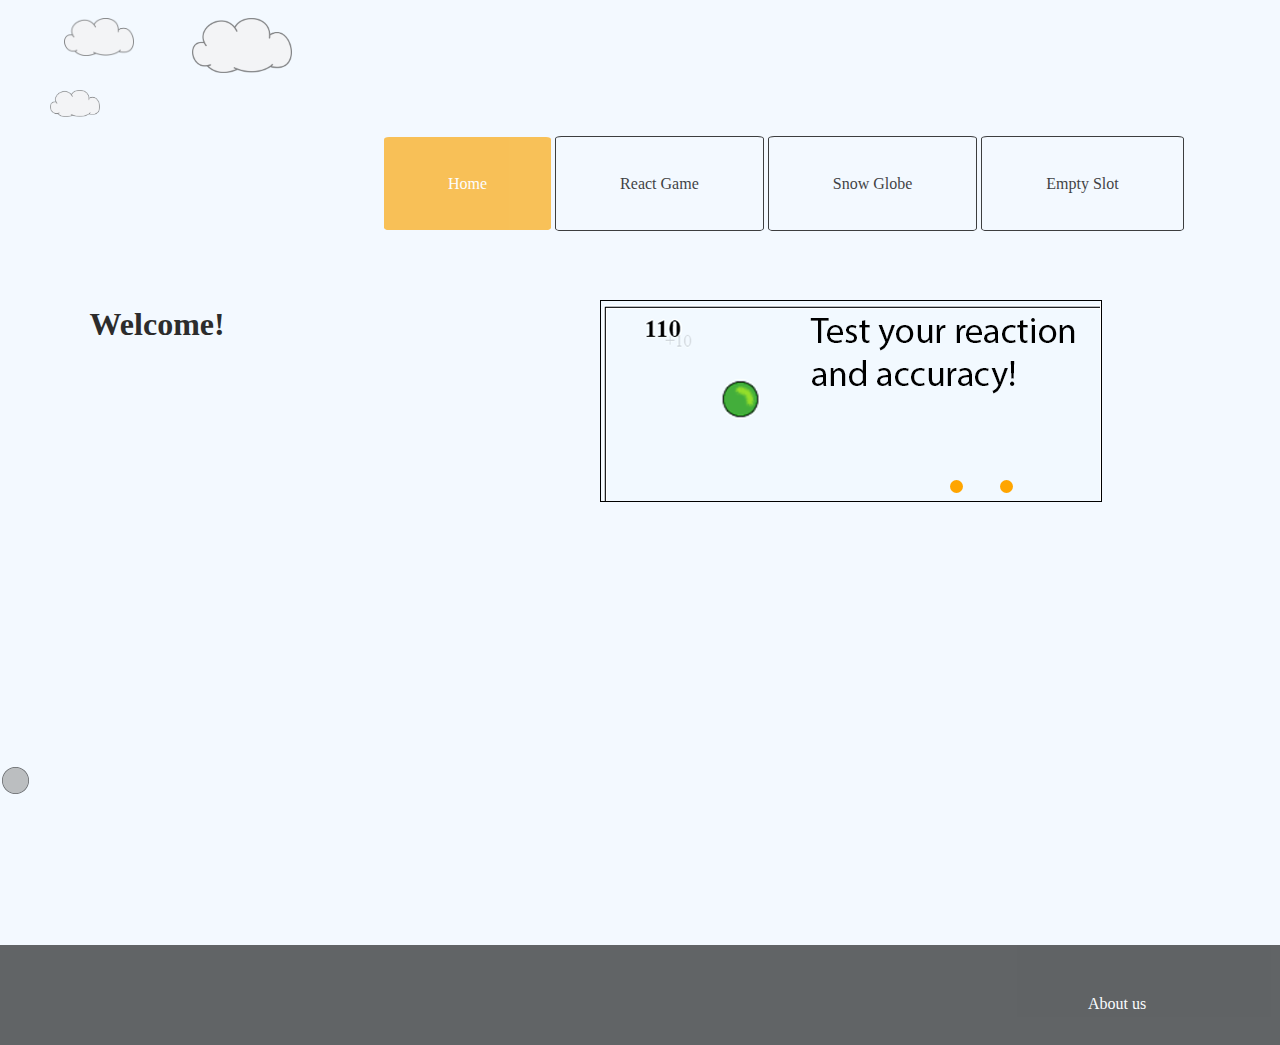
<file: index.html>
<!DOCTYPE html>
<html>
  <head>
    
    <link rel="stylesheet" href="style.css">
    <meta charset="UTF-8">
    <title>Home</title>
    <nav>
        <ul class="navig">
            <a href="index.html"><li class="MOption" id="homeScreen">Home</li></a>
            <a href="test1.html"><li class="MOption" id="test1">React Game</li></a>
            <a href="test2.html"><li class="MOption" id="test2">Snow Globe</li></a>
            <a href="test3.html"><li class="MOption" id="test3">Empty Slot</li></a>
        </ul>
    </nav>
  </head>
  <body>
      <div class="clouds">
        <div class="makon1" id="makonis1"><img src="img/ClipartKey_73675.png" alt="cloud"></div>
        <div class="makon2" id="makonis2"><img src="img/ClipartKey_73675.png" alt="cloud"></div>
        <div class="makon3" id="makonis3"><img src="img/ClipartKey_73675.png" alt="cloud"></div>
        <div class="makon4" id="makonis4"><img src="img/ClipartKey_73675.png" alt="cloud"></div>
      </div>


      <div class="slideScreen" id="slideScreen"></div>

      <div class="sc1 scs" id="sc1"></div>
      <div class="sc2 scs" id="sc2"></div>

      




      <div class="toolBar" id="toolBar">

        <div class="toolMenu" id="toolMenu">
          <ul class="toolOptions">
            <li class="toolOption">test1</li>
            <li class="toolOption">test2</li>
            <li class="toolOption">test3</li>
            <li class="toolOption">test4</li>
          </ul>
        </div>

      </div>
      




      <div class="wrapper"></div>
      
      <div class="content">
          <h1>Welcome!</h1>
      </div>
  
  </body>
  <script src="script.js"></script>
  <script src="slideScreen.js"></script>
  <footer>
    
      <a href="test4.html" class="about">About us</a>
    

  </footer>
</html>
</file>
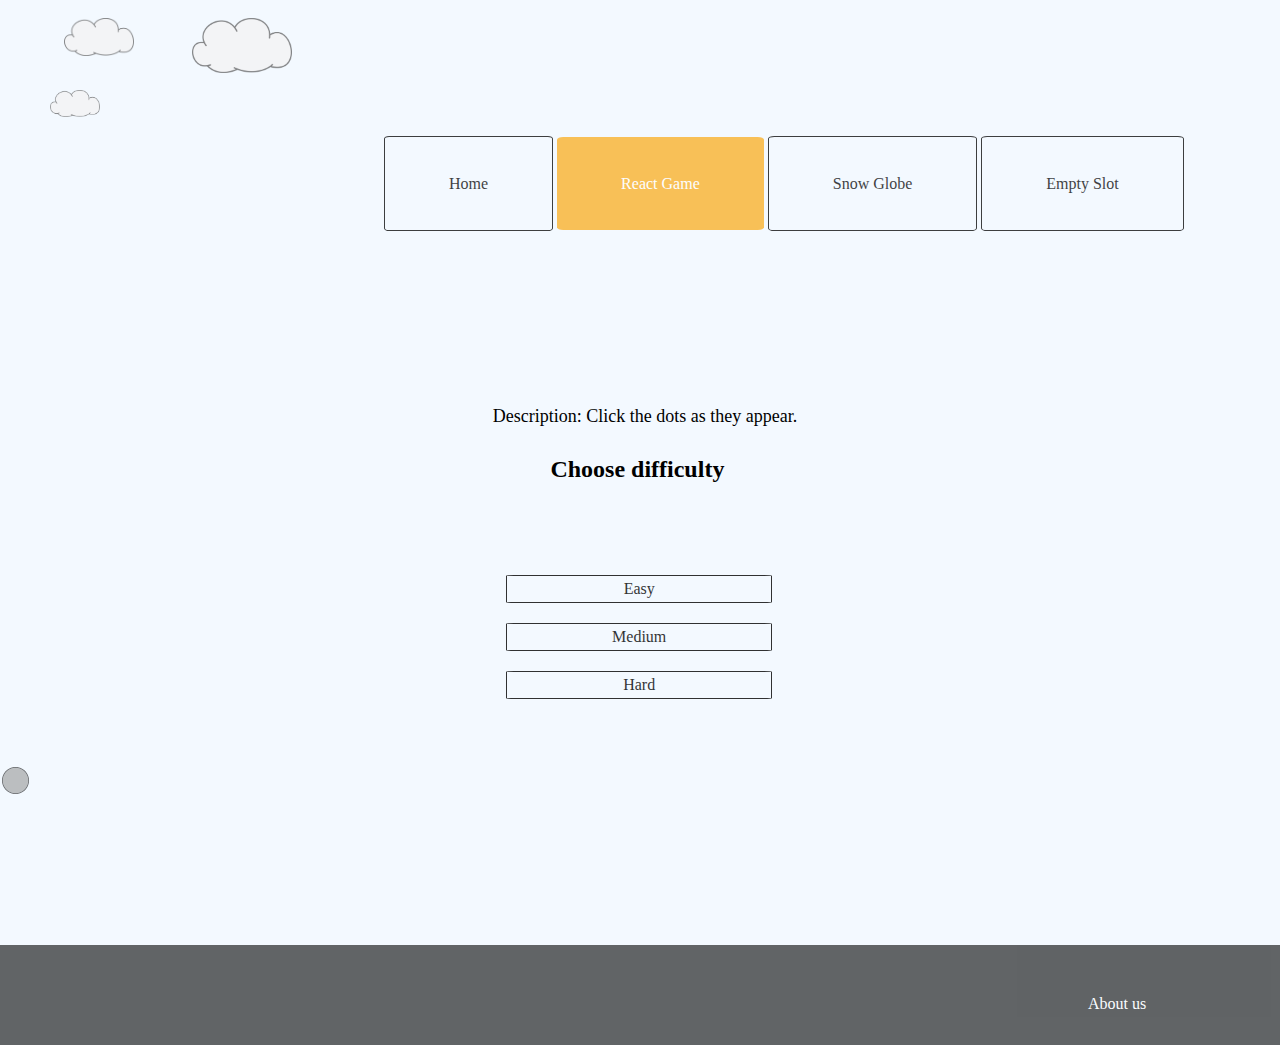
<file: test1.html>
<!DOCTYPE html>
<html>
  <head>
    
    <link rel="stylesheet" href="style.css">
    <link rel="stylesheet" href="stylegame.css">
    <meta charset="UTF-8">
    <title>React Game</title>
    <nav>
        <ul class="navig">
            <a href="index.html"><li class="MOption" id="homeScreen">Home</li></a>
            <a href="test1.html"><li class="MOption" id="test1">React Game</li></a>
            <a href="test2.html"><li class="MOption" id="test2">Snow Globe</li></a>
            <a href="test3.html"><li class="MOption" id="test3">Empty Slot</li></a>
        </ul>
    </nav>
  </head>
  <body>
      <div class="clouds">
        <div class="makon1" id="makonis1"><img src="img/ClipartKey_73675.png" alt="cloud"></div>
        <div class="makon2" id="makonis2"><img src="img/ClipartKey_73675.png" alt="cloud"></div>
        <div class="makon3" id="makonis3"><img src="img/ClipartKey_73675.png" alt="cloud"></div>
        <div class="makon4" id="makonis4"><img src="img/ClipartKey_73675.png" alt="cloud"></div>
      </div>

      





      <div class="toolBar" id="toolBar">

        <div class="toolMenu" id="toolMenu">
          <ul class="toolOptions">
            <li class="toolOption">test1</li>
            <li class="toolOption">test2</li>
            <li class="toolOption">test3</li>
            <li class="toolOption">test4</li>
          </ul>
        </div>

      </div>
      




      <div class="wrapper"></div>
      
      <div class="content">


          <div class="descT1" id="descT1">Description: Click the dots as they appear.</div>  
          <h2 id="scorez">Your Score 0</h2>

          <div class="gameMenu menuToggle" id="gameMenu">
            <ul>
              <li class="gameMenu1" id="gameMenu1">Easy</li>
              <li class="gameMenu2" id="gameMenu2">Medium</li>
              <li class="gameMenu2" id="gameMenu3">Hard</li>
            </ul>
          </div>

          <div class="return" id="return">
              <a href="test1.html"><h4>Return</h4></a>
          </div>
          
          <div class="gameScreen" id="gameScreen">
            <div class="tenScore" id="tenScore">+10</div>
            <div class="countDown" id="countDown"><h2 id="countDownHtml">Ready</h2>
              <br>
              <br>
              
              
            </div>
            <div class="target target1" id="target1"></div>
            <div class="target target2" id="target2"></div>
            <div class="target target3" id="target3"></div>
            <div class="target target4" id="target4"></div>
            <div class="target target5" id="target5"></div>
            <div class="target target6" id="target6"></div>
            <div class="target target7" id="target7"></div>
            <div class="target target8" id="target8"></div>
            <div class="target target9" id="target9"></div>

          </div>
      </div>
  
  </body>
  <script src="script.js"></script>
  <script src="reactionGame.js"></script>
  <footer>
    
      <a href="test4.html" class="about">About us</a>
    

  </footer>
</html>
</file>
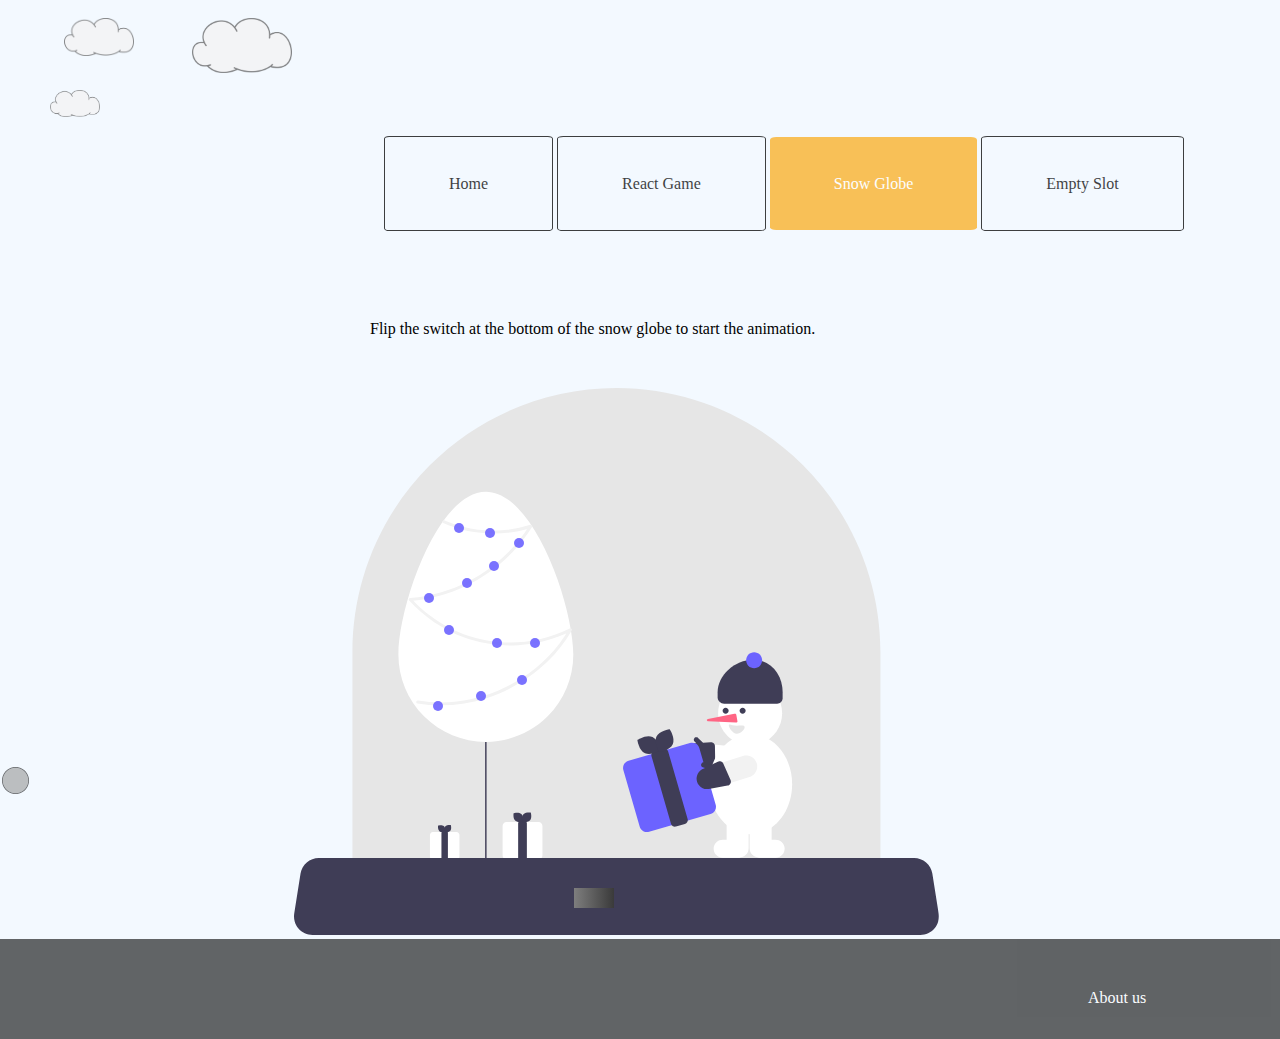
<file: test2.html>
<!DOCTYPE html>
<html>
  <head>
    
    <link rel="stylesheet" href="style.css">
    <link rel="stylesheet" href="snowGlobe.css">
    <meta charset="UTF-8">
    <title>Snow Globe</title>
    <nav>
        <ul class="navig">
            <a href="index.html"><li class="MOption" id="homeScreen">Home</li></a>
            <a href="test1.html"><li class="MOption" id="test1">React Game</li></a>
            <a href="test2.html"><li class="MOption" id="test2">Snow Globe</li></a>
            <a href="test3.html"><li class="MOption" id="test3">Empty Slot</li></a>
        </ul>
    </nav>
  </head>
  <body>
      <div class="clouds">
        <div class="makon1" id="makonis1"><img src="img/ClipartKey_73675.png" alt="cloud"></div>
        <div class="makon2" id="makonis2"><img src="img/ClipartKey_73675.png" alt="cloud"></div>
        <div class="makon3" id="makonis3"><img src="img/ClipartKey_73675.png" alt="cloud"></div>
        <div class="makon4" id="makonis4"><img src="img/ClipartKey_73675.png" alt="cloud"></div>
      </div>

      <div class="desc" id="desc">Flip the switch at the bottom of the snow globe to start the animation.</div>  

      

      <div class="toolBar" id="toolBar">

        <div class="toolMenu" id="toolMenu">
          <ul class="toolOptions">
            <li class="toolOption">test1</li>
            <li class="toolOption">test2</li>
            <li class="toolOption">test3</li>
            <li class="toolOption">test4</li>
          </ul>
        </div>

      </div>


      <div class="snowGlobe">

        <div class="bulb1 bulb" id="bulb1"></div>
        <div class="bulb2 bulb" id="bulb2"></div>
        <div class="bulb3 bulb" id="bulb3"></div>
        <div class="bulb4 bulb" id="bulb4"></div>
        <div class="bulb5 bulb" id="bulb5"></div>
        <div class="bulb6 bulb" id="bulb6"></div>
        <div class="bulb7 bulb" id="bulb7"></div>
        <div class="bulb8 bulb" id="bulb8"></div>
        <div class="bulb9 bulb" id="bulb9"></div>
        <div class="bulb10 bulb" id="bulb10"></div>
        <div class="bulb11 bulb" id="bulb11"></div>
        <div class="bulb12 bulb" id="bulb12"></div>


        <div class="snowB1 snowB" id="snowB1"></div>
        <div class="snowB1c snowB" id="snowB1c"></div>
        <div class="snowB2 snowB" id="snowB2"></div>
        <div class="snowB3 snowB" id="snowB3"></div>
        <div class="snowB3c snowB" id="snowB3c"></div>
        <div class="snowB4 snowB" id="snowB4"></div>
        <div class="snowB4c snowB" id="snowB4c"></div>

        <div class="switch" id="switch"></div>


        <svg width="645" height="547" viewBox="0 0 645 547" fill="none" xmlns="http://www.w3.org/2000/svg">
          <g id="undraw_snow_globe_923j 1" clip-path="url(#clip0)">
          <path id="Vector" d="M586.436 489H58.4359V264C58.4359 193.982 86.2501 126.833 135.76 77.3233C185.269 27.8137 252.419 -0.000488281 322.436 -0.000488281C392.453 -0.000488281 459.602 27.8137 509.112 77.3233C558.622 126.833 586.436 193.982 586.436 264V489Z" fill="#E6E6E6"/>
          <path id="Vector_2" d="M191.851 235.265C191.946 235.265 192.039 235.246 192.126 235.21C192.214 235.174 192.293 235.121 192.36 235.054L226.972 200.466C227.106 200.331 227.182 200.148 227.182 199.958C227.182 199.767 227.106 199.584 226.971 199.449C226.836 199.315 226.653 199.239 226.463 199.239C226.272 199.239 226.089 199.315 225.955 199.45L191.343 234.038C191.242 234.139 191.174 234.267 191.146 234.406C191.118 234.546 191.133 234.69 191.187 234.821C191.242 234.953 191.334 235.065 191.452 235.144C191.57 235.223 191.709 235.265 191.851 235.265H191.851Z" fill="#3F3D56"/>
          <path id="Vector_3" d="M191.851 295.144C191.993 295.144 192.132 295.102 192.251 295.023C192.369 294.944 192.461 294.832 192.515 294.701C192.57 294.569 192.584 294.425 192.556 294.285C192.529 294.146 192.46 294.018 192.36 293.917L134.396 235.993C134.261 235.858 134.078 235.782 133.888 235.782C133.697 235.782 133.514 235.857 133.379 235.992C133.244 236.127 133.169 236.31 133.169 236.5C133.168 236.691 133.244 236.874 133.379 237.009L191.343 294.934C191.409 295 191.489 295.053 191.576 295.09C191.663 295.126 191.757 295.144 191.851 295.144V295.144Z" fill="#3F3D56"/>
          <g id="Tree">
          <path id="Vector_4" d="M191.851 479.106C191.946 479.106 192.039 479.088 192.126 479.052C192.214 479.016 192.293 478.963 192.36 478.896C192.426 478.829 192.479 478.75 192.515 478.663C192.552 478.576 192.57 478.482 192.57 478.388V177.099C192.57 176.909 192.493 176.726 192.359 176.592C192.224 176.458 192.041 176.382 191.851 176.382C191.661 176.382 191.478 176.458 191.344 176.592C191.209 176.726 191.133 176.909 191.132 177.099V478.388C191.132 478.482 191.151 478.576 191.187 478.663C191.223 478.75 191.276 478.829 191.343 478.896C191.41 478.963 191.489 479.016 191.576 479.052C191.663 479.088 191.757 479.106 191.851 479.106V479.106Z" fill="#3F3D56"/>
          <g id="Group 1">
          <path id="Vector_5" d="M279.299 266.499C279.299 218.235 240.148 103.708 191.851 103.708C143.555 103.708 104.403 218.235 104.403 266.499C104.42 289.68 113.641 311.906 130.039 328.291C146.437 344.677 168.67 353.881 191.851 353.881C215.032 353.881 237.265 344.677 253.663 328.291C270.061 311.906 279.282 289.68 279.299 266.499V266.499Z" fill="white"/>
          <path id="Vector_6" d="M149.143 135.088C170.78 144.553 194.647 147.725 218.005 144.237C224.506 143.266 230.917 141.768 237.175 139.756L235.481 137.553C225.461 153.573 212.561 167.599 197.433 178.921C182.379 190.242 165.437 198.803 147.393 204.204C137.238 207.236 126.791 209.183 116.226 210.013C115.934 210.023 115.65 210.116 115.41 210.282C115.169 210.449 114.981 210.681 114.869 210.951C114.757 211.222 114.726 211.518 114.778 211.806C114.831 212.094 114.965 212.361 115.166 212.574C130.119 229.063 148.852 241.676 169.755 249.33C187.159 255.619 205.659 258.305 224.132 257.223C242.605 256.142 260.665 251.316 277.216 243.039L275.164 240.987C263.483 261.046 247.13 277.988 227.497 290.372C207.989 302.858 185.903 310.758 162.9 313.477C150.006 314.98 136.965 314.676 124.155 312.573C122.267 312.257 121.455 315.148 123.358 315.466C146.732 319.242 170.673 317.33 193.151 309.891C215.677 302.57 236.247 290.233 253.314 273.81C262.884 264.568 271.111 254.029 277.754 242.501C277.911 242.215 277.97 241.885 277.924 241.561C277.877 241.238 277.727 240.938 277.496 240.707C277.265 240.476 276.965 240.326 276.642 240.279C276.318 240.233 275.988 240.292 275.702 240.449C254.535 250.966 230.97 255.718 207.381 254.227C172.81 251.87 140.506 236.174 117.287 210.453L116.226 213.013C135.453 211.476 154.231 206.407 171.619 198.062C189.026 189.758 204.805 178.404 218.21 164.538C225.706 156.768 232.363 148.231 238.071 139.067C238.214 138.809 238.278 138.514 238.256 138.22C238.234 137.925 238.126 137.644 237.946 137.41C237.767 137.176 237.522 136.999 237.243 136.902C236.965 136.805 236.664 136.792 236.377 136.863C214.512 143.83 191.127 144.498 168.9 138.791C162.659 137.191 156.558 135.086 150.657 132.497C148.906 131.727 147.378 134.311 149.143 135.088V135.088Z" fill="#F2F2F2"/>
          </g>
          </g>

          
          
          
          
          
          <g id="RHand">
          <path id="Vector_7" d="M439.853 380.732L419.952 378.738C417.051 378.445 414.386 377.012 412.541 374.754C410.696 372.496 409.823 369.598 410.113 366.697C410.404 363.796 411.835 361.129 414.091 359.282C416.347 357.435 419.244 356.559 422.145 356.847L442.046 358.841C444.21 359.058 446.262 359.912 447.942 361.295C449.621 362.678 450.853 364.528 451.481 366.611C452.109 368.694 452.105 370.916 451.47 372.997C450.835 375.078 449.597 376.924 447.913 378.301C447.417 378.707 446.888 379.069 446.329 379.384C444.362 380.492 442.099 380.963 439.853 380.732V380.732Z" fill="white"/>
          <path id="Vector_8" d="M389.706 364.652V364.652C389.844 363.28 390.25 361.949 390.902 360.734C391.554 359.519 392.439 358.444 393.506 357.571C394.574 356.698 395.803 356.044 397.123 355.646C398.443 355.248 399.829 355.114 401.201 355.251L402.344 355.178L400.579 353.467C400.343 353.239 400.153 352.967 400.023 352.665C399.892 352.364 399.821 352.039 399.816 351.711C399.81 351.382 399.87 351.056 399.991 350.75C400.111 350.444 400.291 350.166 400.52 349.93C400.749 349.694 401.022 349.505 401.323 349.374C401.625 349.244 401.949 349.174 402.278 349.169C402.607 349.165 402.933 349.225 403.238 349.346C403.544 349.467 403.822 349.648 404.058 349.877L409.08 354.743L416.679 354.253C417.219 354.218 417.761 354.293 418.271 354.474C418.782 354.654 419.25 354.937 419.648 355.304C420.046 355.671 420.365 356.115 420.587 356.609C420.808 357.103 420.927 357.636 420.936 358.178L421.235 376.159C421.245 376.766 421.117 377.368 420.86 377.918C420.603 378.468 420.224 378.953 419.752 379.335C419.28 379.717 418.727 379.987 418.135 380.123C417.543 380.26 416.928 380.26 416.336 380.123L399.107 376.147C396.336 375.869 393.789 374.502 392.026 372.346C390.263 370.191 389.429 367.423 389.706 364.652V364.652Z" fill="#3F3D56"/>
          </g>
          <path id="Vector_9" d="M433.131 396.128C434.788 396.128 436.131 393.845 436.131 391.028C436.131 388.211 434.788 385.928 433.131 385.928C431.474 385.928 430.131 388.211 430.131 391.028C430.131 393.845 431.474 396.128 433.131 396.128Z" fill="#3F3D56"/>
          <path id="Vector_10" d="M432.131 410.328C433.788 410.328 435.131 408.045 435.131 405.228C435.131 402.411 433.788 400.128 432.131 400.128C430.474 400.128 429.131 402.411 429.131 405.228C429.131 408.045 430.474 410.328 432.131 410.328Z" fill="#3F3D56"/>
          <g id="SMBody">
          <path id="Vector_11" d="M445.131 469.628H428.631C427.4 469.626 426.183 469.372 425.053 468.883C423.924 468.394 422.907 467.679 422.063 466.782C421.217 465.884 420.565 464.821 420.15 463.659C419.734 462.497 419.564 461.261 419.65 460.03C419.845 457.716 420.91 455.562 422.631 454.002C424.352 452.443 426.6 451.594 428.922 451.628H432.631V431.628H454.631V460.128C454.628 462.647 453.626 465.061 451.845 466.842C450.064 468.623 447.65 469.625 445.131 469.628V469.628Z" fill="white"/>
          <path id="Vector_12" d="M456.631 446.128C479.551 446.128 498.131 423.742 498.131 396.128C498.131 368.514 479.551 346.128 456.631 346.128C433.711 346.128 415.131 368.514 415.131 396.128C415.131 423.742 433.711 446.128 456.631 446.128Z" fill="white"/>
          <path id="Vector_13" d="M481.631 469.628H465.131C462.612 469.625 460.198 468.623 458.417 466.842C456.636 465.061 455.634 462.647 455.631 460.128V431.628H477.631V451.628H481.34C483.662 451.594 485.91 452.443 487.631 454.002C489.352 455.562 490.417 457.716 490.612 460.03C490.698 461.261 490.528 462.497 490.113 463.659C489.697 464.821 489.046 465.884 488.199 466.782C487.356 467.679 486.338 468.394 485.209 468.883C484.079 469.372 482.862 469.626 481.631 469.628V469.628Z" fill="white"/>
          </g>
          <g id="SMHead">
          <path id="Vector_14" d="M456.131 357.128C473.804 357.128 488.131 342.801 488.131 325.128C488.131 307.455 473.804 293.128 456.131 293.128C438.458 293.128 424.131 307.455 424.131 325.128C424.131 342.801 438.458 357.128 456.131 357.128Z" fill="white"/>
          <path id="Vector_15" d="M483.131 315.628H430.131C428.408 315.626 426.756 314.941 425.537 313.722C424.319 312.503 423.633 310.851 423.631 309.128V304.128C423.631 287.285 440.682 271.628 459.131 271.628C477.581 271.628 488.631 287.285 488.631 304.128V310.128C488.629 311.586 488.049 312.984 487.018 314.015C485.987 315.046 484.589 315.626 483.131 315.628V315.628Z" fill="#3F3D56"/>
          <path id="Vector_16" d="M460.131 280.128C464.549 280.128 468.131 276.546 468.131 272.128C468.131 267.71 464.549 264.128 460.131 264.128C455.713 264.128 452.131 267.71 452.131 272.128C452.131 276.546 455.713 280.128 460.131 280.128Z" fill="#6C63FF"/>
          <path id="Vector_17" d="M448.631 325.628C450.288 325.628 451.631 324.285 451.631 322.628C451.631 320.971 450.288 319.628 448.631 319.628C446.974 319.628 445.631 320.971 445.631 322.628C445.631 324.285 446.974 325.628 448.631 325.628Z" fill="#3F3D56"/>
          <path id="Vector_18" d="M431.631 325.628C433.288 325.628 434.631 324.285 434.631 322.628C434.631 320.971 433.288 319.628 431.631 319.628C429.974 319.628 428.631 320.971 428.631 322.628C428.631 324.285 429.974 325.628 431.631 325.628Z" fill="#3F3D56"/>
          <path id="Vector_19" d="M441.973 334.56C441.944 334.56 441.916 334.56 441.887 334.558L414.293 333.351C413.975 333.371 413.661 333.28 413.404 333.092C413.147 332.904 412.964 332.632 412.887 332.324C412.809 331.751 413.263 331.246 413.989 331.097L440.372 325.667C440.784 325.581 441.212 325.635 441.59 325.818C441.754 325.892 441.898 326.002 442.012 326.14C442.126 326.279 442.207 326.442 442.247 326.617L443.458 333.253C443.485 333.429 443.464 333.61 443.397 333.775C443.329 333.94 443.218 334.083 443.076 334.19C442.762 334.437 442.372 334.567 441.973 334.56V334.56Z" fill="#FF6584"/>
          <path id="Vector_20" d="M442.769 337.745C438.634 337.745 434.757 335.113 434.757 337.318C434.757 339.522 438.634 345.729 442.769 345.729C446.905 345.729 450.631 341.375 450.631 339.171C450.631 336.966 446.905 337.745 442.769 337.745Z" fill="#E6E6E6"/>
          </g>
          <g id="BPresent">
          <path id="Vector_21" d="M416.494 426.09L355.074 443.819C353.137 444.376 351.058 444.141 349.293 443.167C347.529 442.193 346.222 440.559 345.661 438.623L329.343 382.089C328.786 380.152 329.02 378.073 329.994 376.308C330.969 374.543 332.603 373.237 334.539 372.676L395.959 354.947C397.896 354.39 399.975 354.625 401.739 355.599C403.504 356.573 404.81 358.207 405.372 360.143L421.69 416.677C422.247 418.614 422.012 420.693 421.038 422.458C420.064 424.223 418.43 425.529 416.494 426.09V426.09Z" fill="#6C63FF"/>
          <path id="Vector_22" d="M390.889 435.924L381.979 438.496C380.954 438.79 379.853 438.666 378.919 438.151C377.985 437.635 377.293 436.77 376.996 435.745L357.5 368.202C357.205 367.176 357.329 366.076 357.845 365.141C358.361 364.207 359.226 363.515 360.251 363.218L369.161 360.647C370.186 360.352 371.287 360.476 372.221 360.991C373.156 361.507 373.847 362.372 374.144 363.397L393.64 430.94C393.935 431.966 393.811 433.067 393.295 434.001C392.78 434.935 391.914 435.627 390.889 435.924V435.924Z" fill="#3F3D56"/>
          <path id="Vector_23" d="M358.504 348.938C364.793 351.809 366.155 362.322 366.155 362.322C366.155 362.322 357.32 368.179 351.031 365.308C344.742 362.437 343.38 351.925 343.38 351.925C343.38 351.925 352.214 346.067 358.504 348.938Z" fill="#3F3D56"/>
          <path id="Vector_24" d="M378.749 356.278C375.898 362.576 365.39 363.971 365.39 363.971C365.39 363.971 359.505 355.154 362.356 348.856C365.208 342.558 375.716 341.163 375.716 341.163C375.716 341.163 381.601 349.979 378.749 356.278Z" fill="#3F3D56"/>
          </g>
          <g id="LHand">
          <path id="Vector_25" d="M455.494 388.963L436.395 394.897C433.609 395.761 430.595 395.483 428.014 394.125C425.433 392.767 423.497 390.44 422.632 387.655C421.766 384.869 422.042 381.855 423.399 379.273C424.756 376.691 427.082 374.754 429.867 373.887L448.966 367.953C451.044 367.308 453.266 367.293 455.352 367.91C457.439 368.528 459.295 369.75 460.686 371.423C462.078 373.095 462.942 375.143 463.17 377.306C463.397 379.47 462.979 381.653 461.966 383.578C461.668 384.146 461.322 384.686 460.931 385.194C459.552 386.982 457.652 388.299 455.494 388.963V388.963Z" fill="#F2F2F2"/>
          <path id="Vector_26" d="M403.05 393.738C402.641 392.421 402.495 391.037 402.621 389.664C402.747 388.291 403.142 386.956 403.784 385.735C404.426 384.515 405.302 383.433 406.362 382.551C407.422 381.669 408.645 381.005 409.962 380.596L410.985 380.081L408.693 379.196C408.387 379.078 408.107 378.9 407.869 378.674C407.631 378.448 407.441 378.177 407.308 377.876C407.175 377.576 407.102 377.253 407.094 376.925C407.086 376.596 407.143 376.27 407.262 375.964C407.38 375.657 407.557 375.377 407.784 375.14C408.01 374.902 408.281 374.711 408.581 374.578C408.881 374.446 409.205 374.373 409.533 374.365C409.861 374.357 410.188 374.414 410.494 374.532L417.018 377.051L423.822 373.633C424.305 373.39 424.834 373.248 425.374 373.215C425.914 373.182 426.456 373.259 426.965 373.442C427.475 373.624 427.942 373.908 428.339 374.277C428.736 374.645 429.054 375.09 429.273 375.585L436.569 392.022C436.815 392.577 436.932 393.181 436.91 393.788C436.889 394.395 436.729 394.989 436.443 395.525C436.158 396.061 435.754 396.525 435.262 396.882C434.771 397.239 434.205 397.479 433.606 397.584L416.192 400.65C413.533 401.476 410.654 401.212 408.19 399.916C405.725 398.62 403.876 396.398 403.05 393.738V393.738Z" fill="#3F3D56"/>
          </g>
          <g id="MPresent">
          <path id="Vector_27" d="M244.599 471.374H212.422C211.407 471.373 210.435 470.969 209.717 470.252C209 469.534 208.596 468.562 208.595 467.547V437.93C208.596 436.915 209 435.942 209.717 435.225C210.435 434.508 211.407 434.104 212.422 434.103H244.599C245.614 434.104 246.587 434.508 247.304 435.225C248.021 435.942 248.425 436.915 248.426 437.93V467.547C248.425 468.562 248.021 469.534 247.304 470.252C246.587 470.969 245.614 471.373 244.599 471.374V471.374Z" fill="white"/>
          <path id="Vector_28" d="M230.844 472.555H226.176C225.639 472.555 225.124 472.341 224.745 471.961C224.365 471.581 224.151 471.067 224.15 470.529V435.144C224.151 434.607 224.365 434.092 224.745 433.712C225.124 433.333 225.639 433.119 226.176 433.118H230.844C231.382 433.119 231.897 433.333 232.276 433.712C232.656 434.092 232.87 434.607 232.87 435.144V470.529C232.87 471.067 232.656 471.582 232.276 471.961C231.897 472.341 231.382 472.555 230.844 472.555V472.555Z" fill="#3F3D56"/>
          <path id="Vector_29" d="M227.325 425.969C229.966 428.235 229.157 433.509 229.157 433.509C229.157 433.509 224.067 435.108 221.426 432.842C218.785 430.576 219.594 425.302 219.594 425.302C219.594 425.302 224.684 423.702 227.325 425.969Z" fill="#3F3D56"/>
          <path id="Vector_30" d="M236.091 432.344C233.833 434.992 228.557 434.2 228.557 434.2C228.557 434.2 226.942 429.114 229.2 426.467C231.458 423.819 236.734 424.611 236.734 424.611C236.734 424.611 238.349 429.696 236.091 432.344Z" fill="#3F3D56"/>
          </g>
          <g id="SPresent">
          <path id="Vector_31" d="M162.593 471.681H138.769C138.018 471.68 137.298 471.381 136.767 470.85C136.236 470.319 135.937 469.599 135.936 468.847V446.919C135.937 446.168 136.236 445.448 136.767 444.916C137.298 444.385 138.018 444.086 138.769 444.086H162.593C163.344 444.086 164.064 444.385 164.595 444.916C165.127 445.448 165.425 446.168 165.426 446.919V468.847C165.425 469.599 165.127 470.319 164.595 470.85C164.064 471.381 163.344 471.68 162.593 471.681V471.681Z" fill="white"/>
          <path id="Vector_32" d="M152.409 472.555H148.953C148.555 472.555 148.174 472.397 147.893 472.116C147.611 471.834 147.453 471.453 147.453 471.055V444.857C147.453 444.459 147.611 444.078 147.893 443.797C148.174 443.515 148.555 443.357 148.953 443.357H152.409C152.807 443.357 153.188 443.515 153.469 443.797C153.75 444.078 153.908 444.459 153.909 444.857V471.055C153.908 471.453 153.75 471.834 153.469 472.116C153.188 472.397 152.807 472.555 152.409 472.555Z" fill="#3F3D56"/>
          <path id="Vector_33" d="M149.803 438.063C151.758 439.741 151.16 443.646 151.16 443.646C151.16 443.646 147.391 444.83 145.436 443.152C143.481 441.474 144.079 437.569 144.079 437.569C144.079 437.569 147.848 436.385 149.803 438.063Z" fill="#3F3D56"/>
          <path id="Vector_34" d="M156.294 442.783C154.622 444.744 150.715 444.157 150.715 444.157C150.715 444.157 149.519 440.392 151.191 438.432C152.863 436.472 156.77 437.058 156.77 437.058C156.77 437.058 157.965 440.823 156.294 442.783Z" fill="#3F3D56"/>
          </g>
          <path id="Vector_35" d="M626.371 547H18.501C15.8275 547 13.1858 546.421 10.7578 545.302C8.32978 544.183 6.17314 542.551 4.43639 540.518C2.69963 538.486 1.42401 536.101 0.697402 533.528C-0.0292029 530.955 -0.189534 528.256 0.227431 525.615L6.54323 485.615C7.21363 481.255 9.42705 477.28 12.7807 474.414C16.1344 471.549 20.4055 469.982 24.8168 470H620.055C624.466 469.982 628.737 471.549 632.091 474.415C635.445 477.28 637.658 481.255 638.329 485.615L644.644 525.615C645.061 528.256 644.901 530.955 644.174 533.528C643.448 536.101 642.172 538.486 640.435 540.518C638.699 542.551 636.542 544.183 634.114 545.302C631.686 546.421 629.044 547 626.371 547V547Z" fill="#3F3D56"/>
          </g>
          <defs>
          <clipPath id="clip0">
          <rect width="644.872" height="547" fill="white"/>
          </clipPath>
          </defs>
        </svg>
          


      </div>
      




      <div class="wrapper"></div>
      
  
  </body>
  <script src="script.js"></script>
  <script src="snowGlobe.js"></script>
  <footer>
    
      <a href="test4.html" class="about">About us</a>
    

  </footer>
</html>
</file>
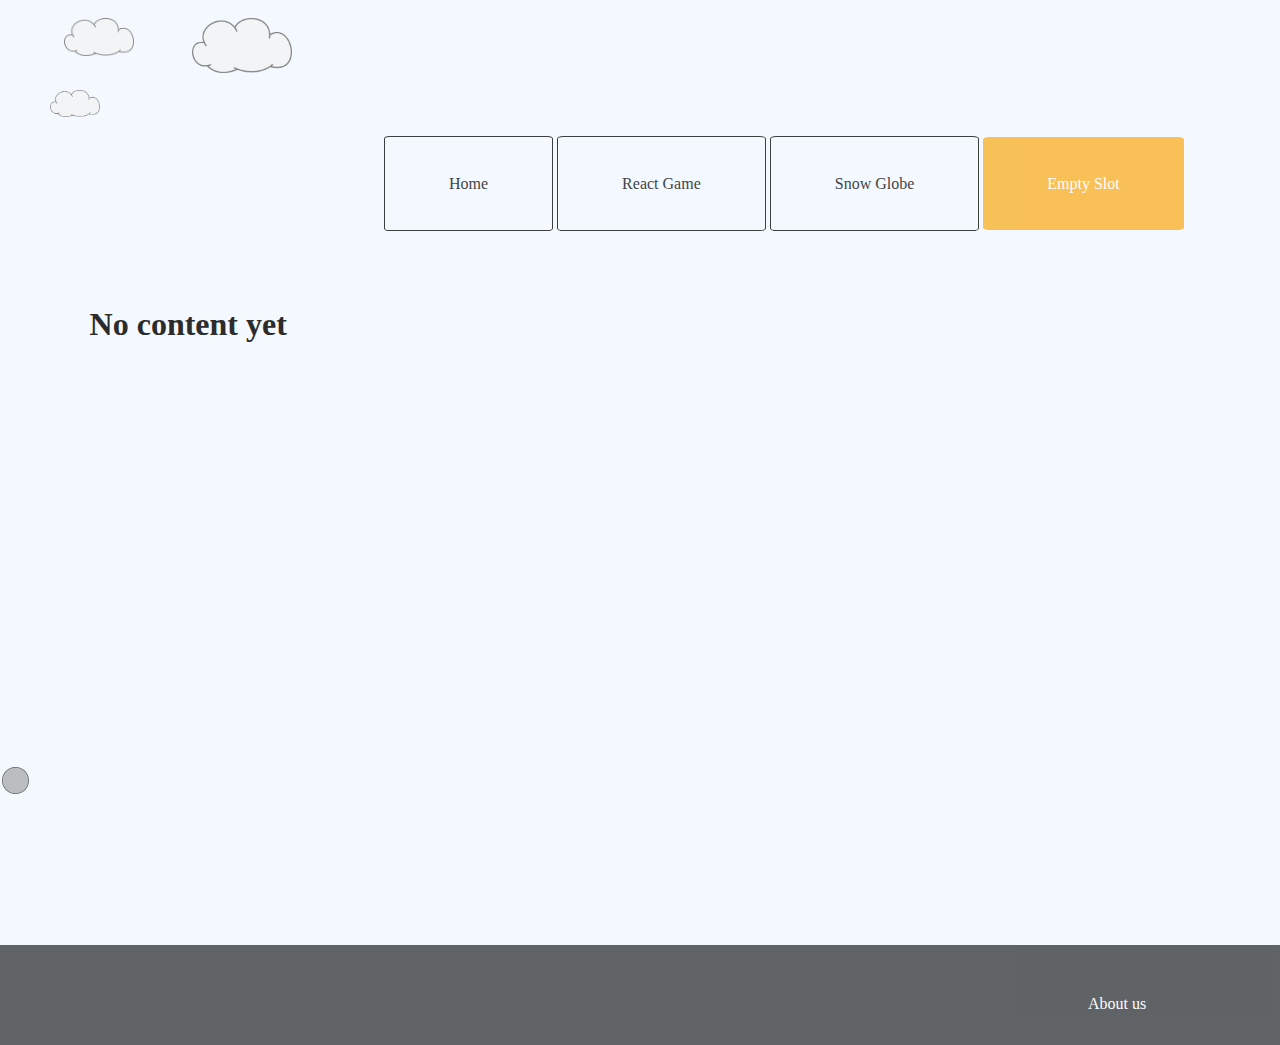
<file: test3.html>
<!DOCTYPE html>
<html>
  <head>
    
    <link rel="stylesheet" href="style.css">
    <meta charset="UTF-8">
    <title>Test3</title>
    <nav>
        <ul class="navig">
            <a href="index.html"><li class="MOption" id="homeScreen">Home</li></a>
            <a href="test1.html"><li class="MOption" id="test1">React Game</li></a>
            <a href="test2.html"><li class="MOption" id="test2">Snow Globe</li></a>
            <a href="test3.html"><li class="MOption" id="test3">Empty Slot</li></a>
        </ul>
    </nav>
  </head>
  <body>
      <div class="clouds">
        <div class="makon1" id="makonis1"><img src="img/ClipartKey_73675.png" alt="cloud"></div>
        <div class="makon2" id="makonis2"><img src="img/ClipartKey_73675.png" alt="cloud"></div>
        <div class="makon3" id="makonis3"><img src="img/ClipartKey_73675.png" alt="cloud"></div>
        <div class="makon4" id="makonis4"><img src="img/ClipartKey_73675.png" alt="cloud"></div>
      </div>


      <div class="toolBar" id="toolBar">

        <div class="toolMenu" id="toolMenu">
          <ul class="toolOptions">
            <li class="toolOption">test1</li>
            <li class="toolOption">test2</li>
            <li class="toolOption">test3</li>
            <li class="toolOption">test4</li>
          </ul>
        </div>

      </div>
      




      <div class="wrapper"></div>
      
      <div class="content">
          <h1>No content yet</h1>

      </div>
  
  </body>
  <script src="script.js"></script>
  <footer>
    
      <a href="test4.html" class="about">About us</a>
    

  </footer>
</html>
</file>
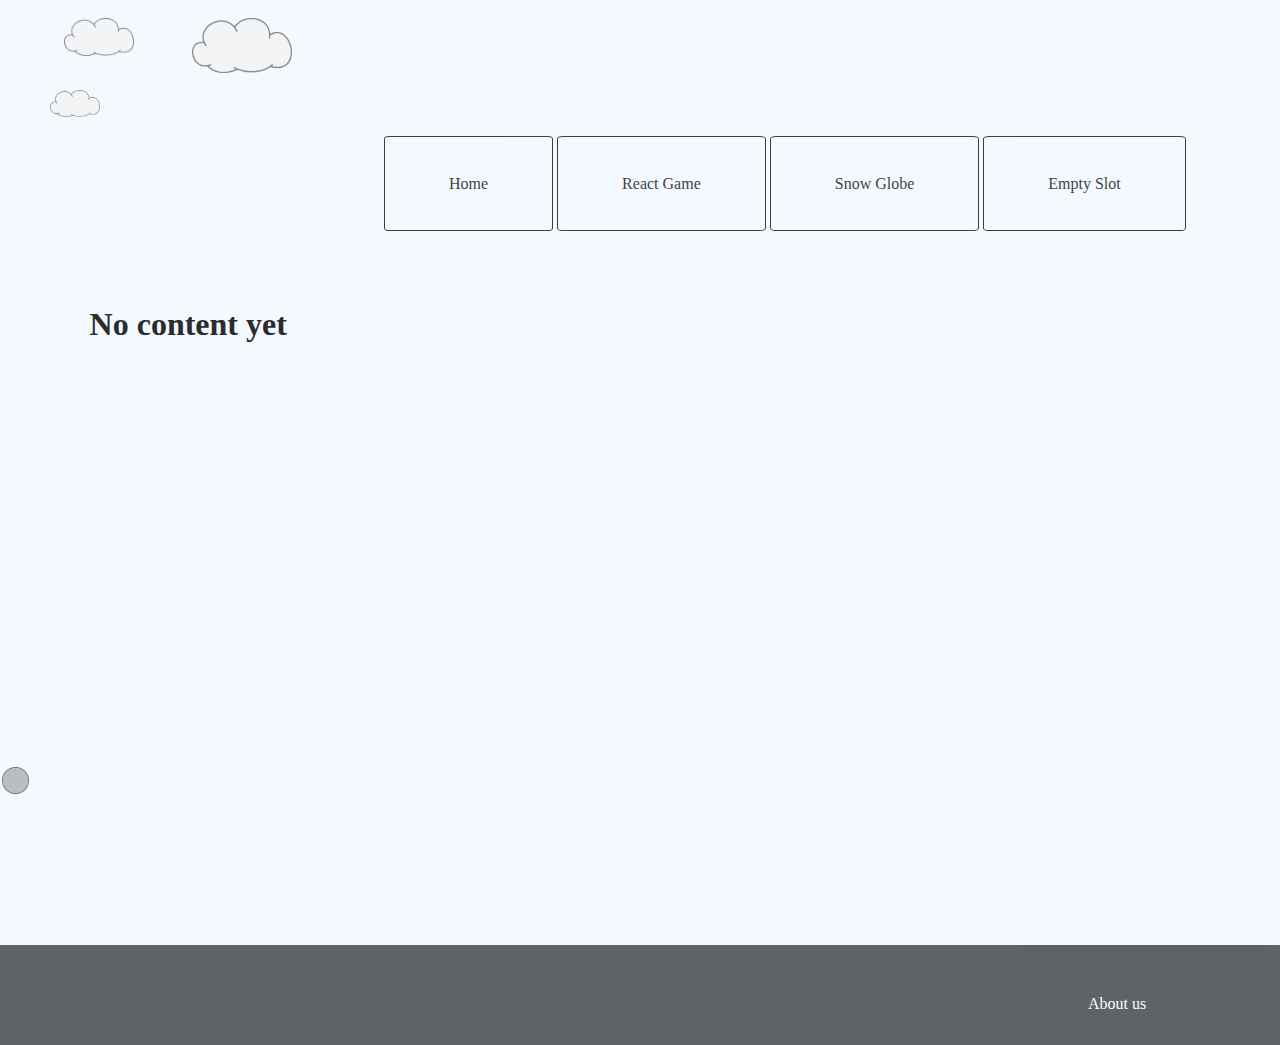
<file: test4.html>
<!DOCTYPE html>
<html>
  <head>
    
    <link rel="stylesheet" href="style.css">
    <meta charset="UTF-8">
    <title>About</title>
    <nav>
        <ul class="navig">
            <a href="index.html"><li class="MOption" id="homeScreen">Home</li></a>
            <a href="test1.html"><li class="MOption" id="test1">React Game</li></a>
            <a href="test2.html"><li class="MOption" id="test2">Snow Globe</li></a>
            <a href="test3.html"><li class="MOption" id="test3">Empty Slot</li></a>
        </ul>
    </nav>
  </head>
  <body>
      <div class="clouds">
        <div class="makon1" id="makonis1"><img src="img/ClipartKey_73675.png" alt="cloud"></div>
        <div class="makon2" id="makonis2"><img src="img/ClipartKey_73675.png" alt="cloud"></div>
        <div class="makon3" id="makonis3"><img src="img/ClipartKey_73675.png" alt="cloud"></div>
        <div class="makon4" id="makonis4"><img src="img/ClipartKey_73675.png" alt="cloud"></div>
      </div>


      <div class="toolBar" id="toolBar">

        <div class="toolMenu" id="toolMenu">
          <ul class="toolOptions">
            <li class="toolOption">test1</li>
            <li class="toolOption">test2</li>
            <li class="toolOption">test3</li>
            <li class="toolOption">test4</li>
          </ul>
        </div>

      </div>
      




      <div class="wrapper"></div>
      
      <div class="content">
          <h1>No content yet</h1>
      </div>
  
  </body>
  <script src="script.js"></script>
  <footer>
    
      <a href="test4.html" class="about">About us</a>
    

  </footer>
</html>
</file>
<file: style.css>
*{
    padding: 0;
    margin: 0;
}
body {
    background-color: rgba(240, 248, 255, 0.808);
}
.scs{
    width: 13px;
    height: 13px;
    border-radius: 50%;
    background-color: orange;
    position: absolute;
    cursor: pointer;
}
.sc1{
    top: 480px;
    left: 950px;
}
.sc2{
    top: 480px;
    left: 1000px;
}
.slideScreen{
    border: 1px solid black;
    cursor: pointer;
    width: 500px;
    height: 200px;
    position: absolute;
    top: 300px;
    left: 600px;
    background-image: url("img/screen1.2.png");
}
.slideScreen.changePic{
    background-image: url("img/screen2.1.png");
}
ul li.MOption {
    display: inline;
    width: 100%;
    padding: 3% 5%;
    border: 1px solid rgb(0, 0, 0);
    border-radius: 3%;
    position: relative;
    top: 175px;
    left: 30%;
    cursor: pointer;
    
    color: rgb(0, 0, 0);
    opacity: 75%;
    
}
ul li:hover{
    
    color: white;
    background-color: rgb(255, 211, 65);
    transition: 0.3s;
    border: none; 
}

.toolOption{
    list-style-type: none;
    padding: 3px;
    color: white;
}

ul.toolOptions {
    display: none;
}

.toolMenu{
    position: fixed;
    width: 10%;
    left: 5%;
    top: 80%;
    background-color: rgb(44, 44, 44);
    opacity: 60%;
    border-radius: 3%;
}
.toolMenu:hover{
    opacity: 90%;
}

.toggleCls ul.toolOptions{
    display: block;
    
}
a, a:link, a:visited, a:active, a:hover{
    text-decoration: none;
}

.toolBar{
    z-index: 1;
    width: 30px;
    height: 30px;
    position: fixed;
    background-image: url("img/neutralButtonR.png");
    top: 85%;
    cursor: pointer;
    opacity: 60%;
}
.toggleCls{
    background-image: url("img/activeButtonR.png");
    opacity: 60%;
}

/* makoni */


body .makon1 img{
    max-width: 100px;
    max-height: 100px;
}

body .makon2 img, .makon5 img{
    max-width: 50px;
    max-height: 50px;
    
}
body .makon3 img{
    max-width: 70px;
    max-height: 70px;
    
}
body .makon4 img{
    max-width: 60px;
    max-height: 60px;
    
}
body .makon1{
    position: absolute;
    left: 15%;
    cursor: pointer;
    z-index: 1;
    animation: wind 100s infinite linear;
    opacity: 70%;
}
body .makon2{
    position: absolute;
    cursor: pointer;
    top: 10%;
    left: 50px;
    opacity: 70%;
    animation: wind 120s infinite linear;
}
body .makon3{
    position: absolute;
    cursor: pointer;
    left: 5%;
    opacity: 70%;
    animation: wind 120s infinite linear;
}

body .makon4{
    position: absolute;
    cursor: pointer;
    left: -100px;
    top: 45px;
    opacity: 70%;
    animation: wind 150s infinite linear;
}
@keyframes wind{
    0%{}
    100%{left: 110%;}
}
.wrapper{
    width: 100%;
    height: 250px;
}
.content{
    padding: 3% 7%;
    width: 100%;
    min-height: 600px;
    max-height: 2000px;;
}
p{
    padding: 3% 3%;
}
footer{
    width: 100%;
    background-color: rgb(0, 0, 0);
    height: 100px;
    opacity: 60%;
    

}
.about{
    position: relative;
    top: 50%;
    width: 60px;
    height: 5px;
    left: 85%;
    color: white;
}

h1, p{
    color: rgb(44, 44, 44);
}
</file>
<file: stylegame.css>
.gameScreen{
    border: 1px solid black;
    width: 90%;
    height: 500px;
    display: none; 
}
.gameScreenOn{
    display: block;
}
.gameMenu{
    display: none;
    left: 32%;
    position: relative;
    
    width: 20%;
    top: 100%;
    padding: 4px 4px;
    height: 400px;
    opacity: 80%;
}

.menuOn{
    display: block;
}
.gameMenu ul li{
    list-style-type: none;
    border-radius: 3%;
    text-align: center;
    padding: 4px 4px;
    border: 1px solid black;
    margin: 20px 3px;
    cursor: pointer;
    width: 100%;
    
    
}
.gameMenu ul{
    position: relative;
    top: 30%;
}

.countDown{
    position: relative;
    left: 33.2%;
    top: 40%;
    width: 25%;
    height: 20%;
}
.countDown h2{
    text-align: center;
    position: relative;
    top: 35%
}
.countDownOff{
    display: none;
}

.target{
    width: 30px;
    height: 30px;
    background-image: url("img/targetRed.png");
    display: none;
    cursor: pointer;
}
#target1{
    position: relative;
    left: 10%;
    top: 10%;
}
#target2{
    position: relative;
    left: 47%;
    top: 10%;
}
#target3{
    position: relative;
    left: 85%;
    top: 10%;
}
#target4{
    position: relative;
    left: 10%;
    top: 45%;
    
}
#target5{
    position: relative;
    left: 47%;
    top: 45%;
    
}
#target6{
    position: relative;
    left: 85%;
    top: 45%;

}
#target7{
    position: relative;
    left: 10%;
    top: 80%;
    
}
#target8{
    position: relative;
    left: 47%;
    top: 80%;
   
}
#target9{
    position: relative;
    left: 85%;
    top: 80%;
 
}
.trigTarget{
    background-image: url("img/targetGreen.png");
    display: block;
    animation: targetEx 200ms ease-in forwards;
    
}
#scorez{
    padding: 3% 3%;
    width: 20%;
    position: relative;
    left: 0%;
    top: 90px;
}
.tenScore{
    position: relative;
    top: 90%;
    left: 5%;
    opacity: 0%;
}
.tenScorez{
    animation: tenScore 900ms linear;
}
#return:hover{
    cursor: pointer;
}
.return{
    width: 70px;
    position: relative;
    color: black;
    cursor: pointer;
    display: block;
    top: 0%;
    left: 38%;
    border-radius: 3%;
}
.offReturn{
    display: none;
}

.gameMenu ul li:hover{
    border: none;
}
.descT1{
    position: relative;
    font-size: large;
    left: 31.5%;
    top: 100px;
    width: 25%;

}


@keyframes tenScore{
    0%{opacity: 0%;
        top: 5%;}
    50%{opacity: 100%;
        top:0%;}
    100%{opacity: 0%;
        top: -5%;}
}
@keyframes targetEx{
    0%{}
    10%{transform: scale(1.5);}
    100%{transform: scale(0.01);}
}
</file>
<file: snowGlobe.css>
.snowGlobe{
    position: relative;
    top: 250px;
    left: 23%;
}
.switch{
    position: absolute;
    width: 40px;
    height: 20px;
    top: 620px;
    left: 280px;
    cursor: pointer;
    background-image: linear-gradient(to right, rgb(126, 126, 126) , rgb(58, 58, 58));
}
.desc{
    position: absolute;
    top: 320px;
    left: 370px;
}

.switch.switchOn{
    background-image: linear-gradient(to right, rgb(58, 58, 58) , rgb(126, 126, 126));
}

/* LightBulbs */

.bulb{
    width: 10px;
    height: 10px;
    border-radius: 50%;
    position: relative;
    background-color: #6C63FF;
    opacity: 90%;
    
}
.bulb1.bulbOn, .bulb3.bulbOn, .bulb5.bulbOn, .bulb7.bulbOn, .bulb9.bulbOn, .bulb11.bulbOn{
    animation: changeColor 9s linear infinite;
}
.bulb2.bulbOn, .bulb4.bulbOn, .bulb6.bulbOn, .bulb8.bulbOn, .bulb10.bulbOn, .bulb12.bulbOn{
    animation: changeColor 9s 3s linear infinite;
}
.bulb1{
    top: 255px;
    left: 160px;
}
.bulb2{
    top: 250px;
    left: 191px;
}
.bulb3{
    top: 250px;
    left: 220px;
}
.bulb4{
    top: 263px;
    left: 195px;
}
.bulb5{
    top: 270px;
    left: 168px;
}
.bulb6{
    top: 275px;
    left: 130px;
}
.bulb7{
    top: 297px;
    left: 150px;
}
.bulb8{
    top: 300px;
    left: 198px;
}
.bulb9{
    top: 290px;
    left: 236px;
}
.bulb10{
    top: 317px;
    left: 223px;
}
.bulb11{
    top: 323px;
    left: 182px;
}
.bulb12{
    top: 323px;
    left: 139px;
}

@keyframes changeColor{
    0%{background-color: #6C63FF;}
    33%{background-color: rgb(255, 255, 70);}
    66%{background-color: rgb(109, 255, 51);}
    100%{background-color: #6C63FF;}
}
@keyframes changeColor2{
    0%{background-color: #6C63FF;}
    33%{background-color: rgb(109, 255, 51);}
    66%{background-color: rgb(255, 255, 70);}
    100%{background-color: #6C63FF;}
}

/* SnowFlakes */

.snowB.snowOn{
    width: 15px;
    height: 15px;
    border-radius: 50%;
    position: absolute;
    background-color: #ffffff;
    opacity: 90%;
    
}
.snowB1.snowOn{
    top: 185px;
    left: 185px;
    opacity: 0%;
    animation: snowFall 30s linear infinite;
}
.snowB1c.snowOn{
    top: 185px;
    left: 185px;
    opacity: 0%;
    animation: snowFall 30s 8s linear infinite;
}
.snowB2.snowOn{
    top: 185px;
    left: 250px;
    opacity: 0%;
    animation: snowFall2 30s 5s linear infinite;
}
.snowB3.snowOn{
    top: 185px;
    left: 320px;
    opacity: 0%;
    animation: snowFall3 30s 10s linear infinite;
}
.snowB3c.snowOn{
    top: 185px;
    left: 320px;
    opacity: 0%;
    animation: snowFall3 30s linear infinite;
}
.snowB4.snowOn{
    top: 185px;
    left: 390px;
    opacity: 0%;
    animation: snowFall4 30s 3s linear infinite;
}
.snowB4c.snowOn{
    top: 185px;
    left: 390px;
    opacity: 0%;
    animation: snowFall4 30s 18s linear infinite;
}

@keyframes snowFall{
    0%{transform: scale(0.01);
        opacity: 0%;}
    20%{transform: scale(0.5);
        left: 195px;
        top: 268px;
        opacity: 50%;}
    40%{transform: scale(1);
        left: 180px;
        top: 351px;
    }
    60%{left: 175px;
        top: 434px;
        opacity: 90%;
    }
    80%{transform: scale(0.5);
        left: 195px;
        top: 517px;
    }
    100%{transform: scale(0.01);
        left: 175px;
        top: 600px;
        opacity: 0%;
    }
}
@keyframes snowFall2{
    0%{transform: scale(0.01);
        opacity: 0%;}
    20%{transform: scale(0.5);
        left: 265px;
        top: 268px;
        opacity: 50%;}
    40%{transform: scale(1);
        left: 245px;
        top: 351px;
    }
    60%{left: 265px;
        top: 434px;
        opacity: 90%;
    }
    80%{transform: scale(0.5);
        left: 245px;
        top: 517px;
    }
    100%{transform: scale(0.01);
        left: 265px;
        top: 600px;
        opacity: 0%;
    }
}
@keyframes snowFall3{
    0%{transform: scale(0.01);
        opacity: 0%;}
    20%{transform: scale(0.5);
        left: 330px;
        top: 268px;
        opacity: 50%;}
    40%{transform: scale(1);
        left: 310px;
        top: 351px;
    }
    60%{left: 330px;
        top: 434px;
        opacity: 90%;
    }
    80%{transform: scale(0.5);
        left: 310px;
        top: 517px;
    }
    100%{transform: scale(0.01);
        left: 330px;
        top: 600px;
        opacity: 0%;
    }
}
@keyframes snowFall4{
    0%{transform: scale(0.01);
        opacity: 0%;}
    20%{transform: scale(0.5);
        left: 400px;
        top: 268px;
        opacity: 50%;}
    40%{transform: scale(1);
        left: 380px;
        top: 351px;
    }
    60%{left: 400px;
        top: 434px;
        opacity: 90%;
    }
    80%{transform: scale(0.5);
        left: 380px;
        top: 517px;
    }
    100%{transform: scale(0.01);
        left: 400px;
        top: 600px;
        opacity: 0%;
    }
}
</file>
